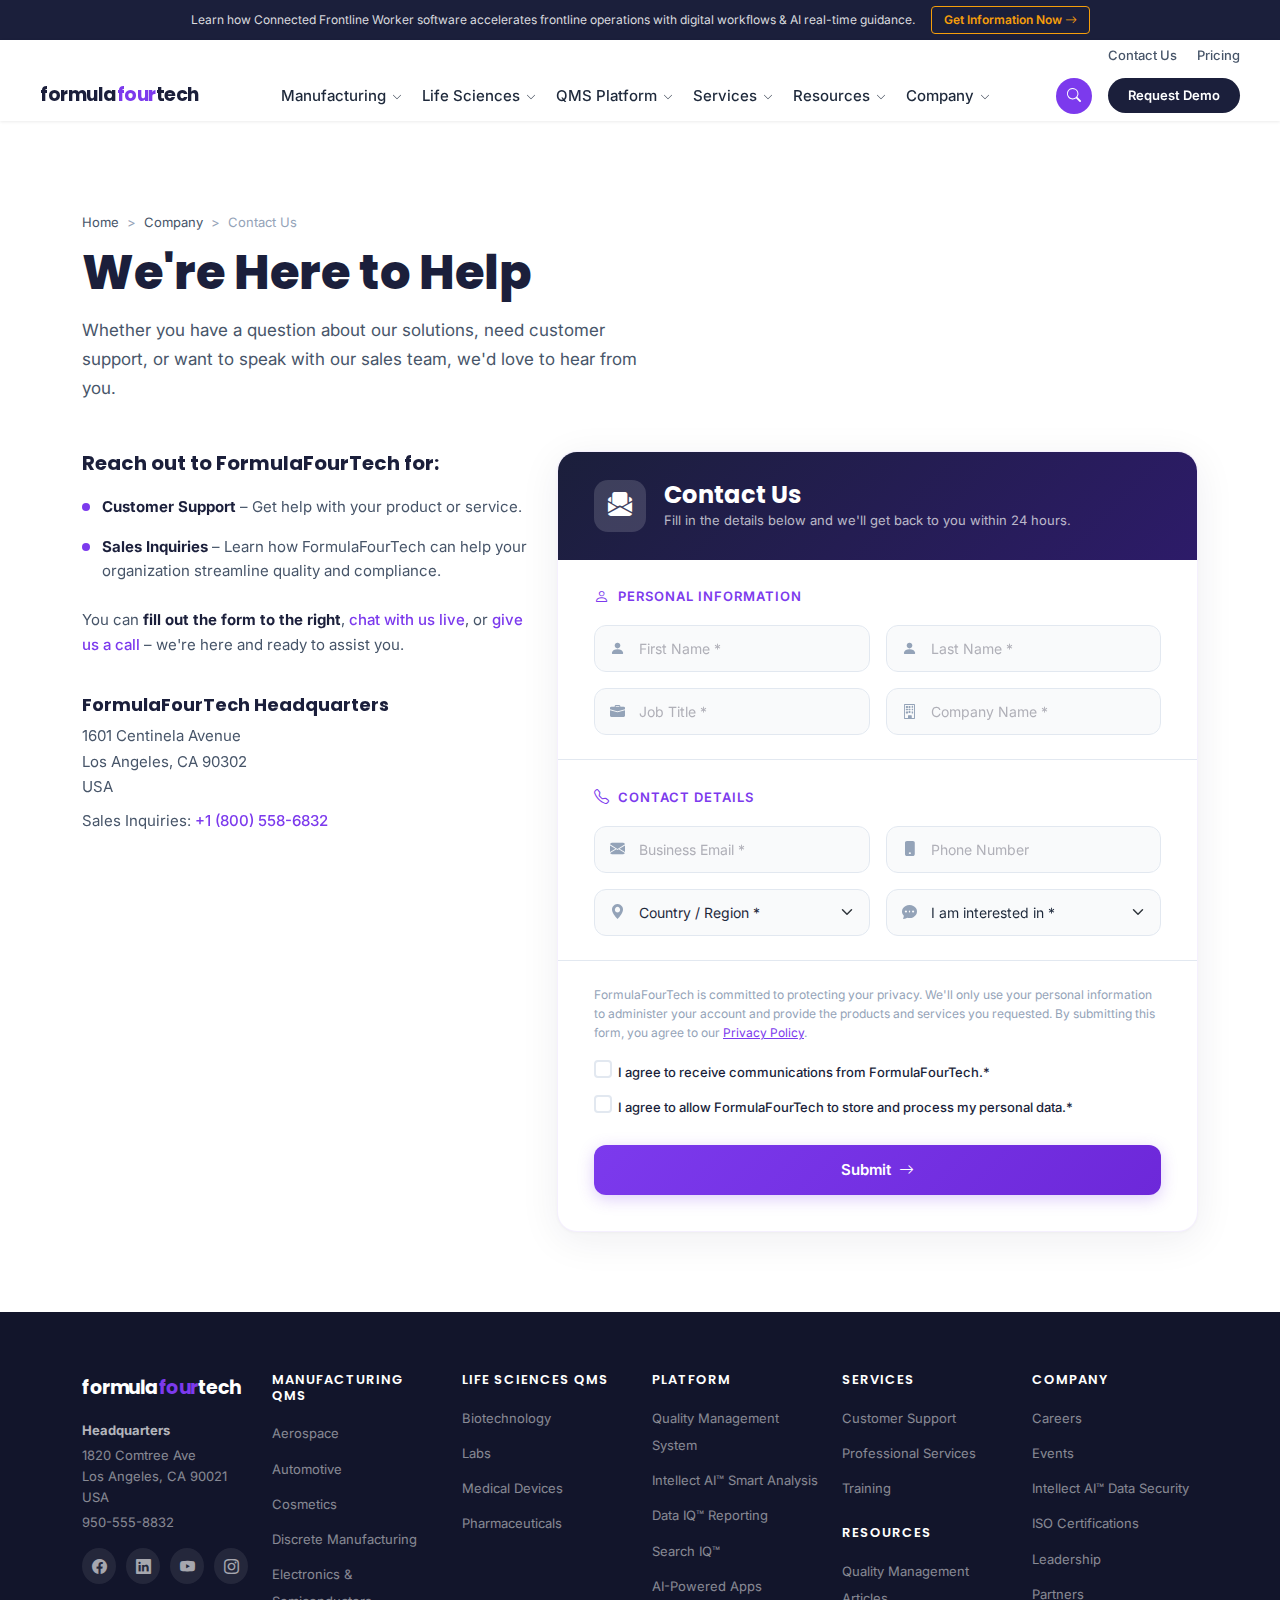
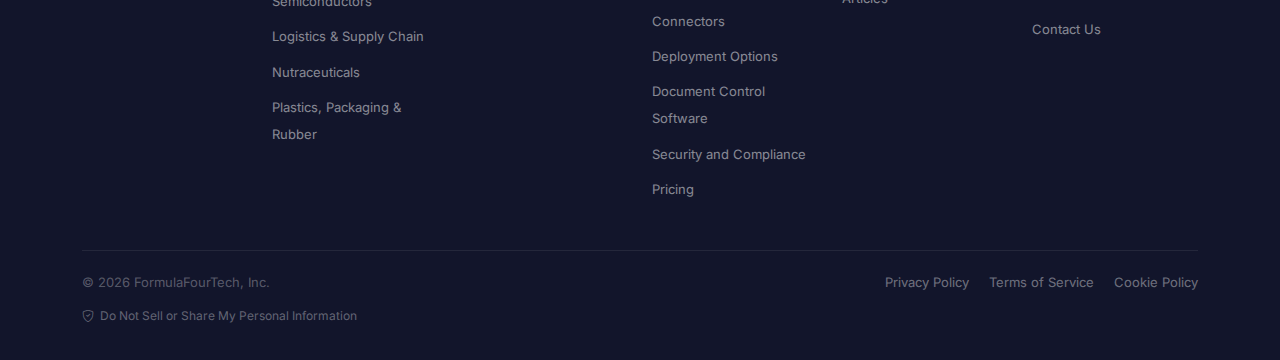
<file: contact.html>
<!DOCTYPE html>
<html lang="en">
<head>
    <meta charset="UTF-8">
    <meta name="viewport" content="width=device-width, initial-scale=1.0">
    <title>Contact Us | FormulaFourTech</title>
    <link href="https://cdn.jsdelivr.net/npm/bootstrap@5.3.3/dist/css/bootstrap.min.css" rel="stylesheet">
    <link href="https://fonts.googleapis.com/css2?family=Poppins:wght@300;400;500;600;700;800&family=Inter:wght@300;400;500;600;700&display=swap" rel="stylesheet">
    <link rel="stylesheet" href="https://cdn.jsdelivr.net/npm/bootstrap-icons@1.11.3/font/bootstrap-icons.min.css">
    <link rel="stylesheet" href="css/styles.css">
</head>
<body>

    <!-- Announcement Bar -->
    <div class="announcement-bar">
        <div class="container d-flex align-items-center justify-content-center gap-3">
            <span class="announcement-text">Learn how Connected Frontline Worker software accelerates frontline operations with digital workflows & AI real-time guidance.</span>
            <a href="#" class="announcement-cta">Get Information Now <i class="bi bi-arrow-right"></i></a>
        </div>
    </div>

    <!-- Navigation -->
    <nav class="navbar navbar-expand-lg sticky-top">
        <div class="container">
            <div class="nav-top-row">
                <div class="nav-top-links">
                    <a href="contact.html">Contact Us</a>
                    <a href="#">Pricing</a>
                </div>
            </div>
            <div class="nav-main-row">
                <a class="navbar-brand" href="index.html">
                    <div class="brand-logo">
                        <span class="brand-text">formula<span class="brand-accent">four</span>tech</span>
                    </div>
                </a>
                <button class="navbar-toggler" type="button" data-bs-toggle="collapse" data-bs-target="#navbarNav">
                    <span class="navbar-toggler-icon"></span>
                </button>
                <div class="collapse navbar-collapse" id="navbarNav">
                    <ul class="navbar-nav mx-auto align-items-lg-center">
                    <!-- Manufacturing Mega Menu -->
                    <li class="nav-item mega-dropdown">
                        <a class="nav-link" href="#" role="button">Manufacturing <i class="bi bi-chevron-down small"></i></a>
                        <div class="mega-menu">
                            <div class="mega-menu-inner">
                                <div class="mega-menu-desc">
                                    <p>QMS + CFW built for Manufacturing, configured to business needs.</p>
                                    <a href="services.html" class="mega-link-arrow">Discrete Manufacturing Industries <i class="bi bi-arrow-right"></i></a>
                                    <a href="services.html" class="mega-link-arrow">Manufacturing Overview <i class="bi bi-arrow-right"></i></a>
                                </div>
                                <div class="mega-menu-links">
                                    <div class="mega-menu-col">
                                        <a href="services.html" class="mega-menu-item">Aerospace</a>
                                        <a href="services.html" class="mega-menu-item">Automotive</a>
                                        <a href="services.html" class="mega-menu-item">Cosmetics</a>
                                        <a href="services.html" class="mega-menu-item">Electronics &amp; Semiconductors</a>
                                    </div>
                                    <div class="mega-menu-col">
                                        <a href="services.html" class="mega-menu-item">Logistics &amp; Supply Chain</a>
                                        <a href="services.html" class="mega-menu-item">Nutraceuticals</a>
                                        <a href="services.html" class="mega-menu-item">Plastics &amp; Rubber</a>
                                    </div>
                                </div>
                            </div>
                            <div class="mega-menu-tabs">
                                <a href="services.html" class="mega-tab">Connected Frontline Worker Platform</a>
                            </div>
                        </div>
                    </li>
                    <!-- Life Sciences Mega Menu -->
                    <li class="nav-item mega-dropdown">
                        <a class="nav-link" href="#" role="button">Life Sciences <i class="bi bi-chevron-down small"></i></a>
                        <div class="mega-menu">
                            <div class="mega-menu-inner">
                                <div class="mega-menu-desc">
                                    <p>QMS designed for Life Sciences, customized for your business.</p>
                                    <a href="services.html" class="mega-link-arrow">Life Sciences Overview <i class="bi bi-arrow-right"></i></a>
                                </div>
                                <div class="mega-menu-links">
                                    <div class="mega-menu-col">
                                        <a href="services.html" class="mega-menu-item">Biotechnology</a>
                                        <a href="services.html" class="mega-menu-item">Labs</a>
                                    </div>
                                    <div class="mega-menu-col">
                                        <a href="services.html" class="mega-menu-item">Medical Devices</a>
                                        <a href="services.html" class="mega-menu-item">Pharmaceuticals</a>
                                    </div>
                                </div>
                            </div>
                        </div>
                    </li>
                    <!-- QMS Platform Mega Menu -->
                    <li class="nav-item mega-dropdown">
                        <a class="nav-link" href="#" role="button">QMS Platform <i class="bi bi-chevron-down small"></i></a>
                        <div class="mega-menu">
                            <div class="mega-menu-inner">
                                <div class="mega-menu-desc">
                                    <p>Meet the adaptable quality platform with built-in AI assist.</p>
                                    <p class="mega-tagline"><span class="text-purple">Built Smarter.</span> <span class="text-purple">AI-driven Quality.</span></p>
                                </div>
                                <div class="mega-menu-links">
                                    <div class="mega-menu-col">
                                        <a href="services.html" class="mega-menu-item">Quality Management System</a>
                                        <a href="services.html" class="mega-menu-item">Intellect AI&#8482; Smart Analysis</a>
                                    </div>
                                    <div class="mega-menu-col">
                                        <a href="services.html" class="mega-menu-item">Intellect Data IQ&#8482; Reporting</a>
                                        <a href="services.html" class="mega-menu-item">Intellect Search IQ&#8482;</a>
                                    </div>
                                </div>
                            </div>
                            <div class="mega-menu-tabs">
                                <a href="services.html" class="mega-tab">AI-Powered Apps</a>
                                <a href="services.html" class="mega-tab">Connectors</a>
                                <a href="services.html" class="mega-tab">Deployment Options</a>
                                <a href="services.html" class="mega-tab">Document Control Software</a>
                                <a href="services.html" class="mega-tab">ISO Certifications</a>
                                <a href="services.html" class="mega-tab">Security and Compliance</a>
                            </div>
                        </div>
                    </li>
                    <!-- Services Mega Menu -->
                    <li class="nav-item mega-dropdown">
                        <a class="nav-link" href="#" role="button">Services <i class="bi bi-chevron-down small"></i></a>
                        <div class="mega-menu">
                            <div class="mega-menu-inner">
                                <div class="mega-menu-desc">
                                    <p>Intellect services are a strategic extension of your team.</p>
                                    <a href="services.html" class="mega-link-arrow">Services Overview <i class="bi bi-arrow-right"></i></a>
                                </div>
                                <div class="mega-menu-links">
                                    <div class="mega-menu-col">
                                        <a href="services.html" class="mega-menu-item">Customer Support</a>
                                        <a href="services.html" class="mega-menu-item">Professional Services</a>
                                    </div>
                                    <div class="mega-menu-col">
                                        <a href="services.html" class="mega-menu-item">Training</a>
                                    </div>
                                </div>
                            </div>
                        </div>
                    </li>
                    <!-- Resources Mega Menu -->
                    <li class="nav-item mega-dropdown">
                        <a class="nav-link" href="#" role="button">Resources <i class="bi bi-chevron-down small"></i></a>
                        <div class="mega-menu">
                            <div class="mega-menu-inner">
                                <div class="mega-menu-desc">
                                    <p>An Intellectual never stops learning.</p>
                                    <a href="#" class="mega-link-arrow">All Resources <i class="bi bi-arrow-right"></i></a>
                                    <a href="#" class="mega-link-arrow">Quality Management Articles <i class="bi bi-arrow-right"></i></a>
                                </div>
                                <div class="mega-menu-links">
                                    <div class="mega-menu-col">
                                        <a href="#" class="mega-menu-item">Buyer's Guide</a>
                                        <a href="#" class="mega-menu-item">Customer Stories</a>
                                        <a href="#" class="mega-menu-item">Data Sheets</a>
                                        <a href="#" class="mega-menu-item">eBooks</a>
                                        <a href="#" class="mega-menu-item">Infographics</a>
                                    </div>
                                    <div class="mega-menu-col">
                                        <a href="#" class="mega-menu-item">On-Demand Webinars</a>
                                        <a href="#" class="mega-menu-item">ROI Calculator</a>
                                        <a href="#" class="mega-menu-item">White Papers</a>
                                        <a href="#" class="mega-menu-item">Videos</a>
                                    </div>
                                </div>
                            </div>
                        </div>
                    </li>
                    <!-- Company Mega Menu -->
                    <li class="nav-item mega-dropdown">
                        <a class="nav-link" href="#" role="button">Company <i class="bi bi-chevron-down small"></i></a>
                        <div class="mega-menu">
                            <div class="mega-menu-inner">
                                <div class="mega-menu-desc">
                                    <p>We've been adapting to support the QMS needs of our customers since day one. We'll never stop.</p>
                                    <a href="about.html" class="mega-link-arrow">Company Overview <i class="bi bi-arrow-right"></i></a>
                                </div>
                                <div class="mega-menu-links">
                                    <div class="mega-menu-col">
                                        <a href="careers.html" class="mega-menu-item">Careers</a>
                                        <a href="#" class="mega-menu-item">Events</a>
                                        <a href="#" class="mega-menu-item">Intellect AI&#8482; Data Security</a>
                                        <a href="#" class="mega-menu-item">ISO Certifications</a>
                                    </div>
                                    <div class="mega-menu-col">
                                        <a href="about.html" class="mega-menu-item">Leadership</a>
                                        <a href="#" class="mega-menu-item">News</a>
                                        <a href="#" class="mega-menu-item">Press Releases</a>
                                        <a href="#" class="mega-menu-item">Partners</a>
                                    </div>
                                </div>
                            </div>
                        </div>
                    </li>
                </ul>
                <div class="nav-actions d-flex align-items-center gap-3">
                    <button class="btn-search" type="button"><i class="bi bi-search"></i></button>
                    <a href="contact.html" class="btn btn-request-demo">Request Demo</a>
                </div>
                <div class="nav-mobile-links d-lg-none">
                    <a href="contact.html"><i class="bi bi-envelope"></i> Contact Us</a>
                    <a href="#"><i class="bi bi-tag"></i> Pricing</a>
                </div>
            </div> <!-- /navbar-collapse -->
            </div> <!-- /nav-main-row -->
        </div> <!-- /container -->
    </nav>

    <!-- Search Overlay -->
    <div class="search-overlay" id="searchOverlay">
        <div class="container">
            <div class="search-overlay-inner">
                <div class="search-overlay-input-wrap">
                    <i class="bi bi-search search-overlay-icon"></i>
                    <input type="text" class="search-overlay-input" placeholder="Search FormulaFourTech.com" id="searchInput" autocomplete="off">
                </div>
                <button class="search-overlay-submit" type="button" id="searchSubmit"><i class="bi bi-arrow-right"></i></button>
                <button class="search-overlay-close" type="button" id="searchClose"><i class="bi bi-x-lg"></i></button>
            </div>
        </div>
    </div>

    <!-- Breadcrumb -->
    <section class="contact-breadcrumb">
        <div class="container">
            <nav aria-label="breadcrumb">
                <ol class="breadcrumb mb-0">
                    <li class="breadcrumb-item"><a href="index.html">Home</a></li>
                    <li class="breadcrumb-item"><a href="#">Company</a></li>
                    <li class="breadcrumb-item active" aria-current="page">Contact Us</li>
                </ol>
            </nav>
        </div>
    </section>

    <!-- Contact Hero -->
    <section class="contact-hero-section">
        <div class="container">
            <h1 class="contact-hero-title">We're Here to Help</h1>
            <p class="contact-hero-desc">Whether you have a question about our solutions, need customer support, or want to speak with our sales team, we'd love to hear from you.</p>
        </div>
    </section>

    <!-- Contact Main -->
    <section class="contact-main-section">
        <div class="container">
            <div class="row align-items-start">
                <!-- Left: Info Panel -->
                <div class="col-lg-5">
                    <div class="contact-info-panel">
                        <h4 class="contact-reach-label">Reach out to FormulaFourTech for:</h4>
                        <ul class="contact-reach-list">
                            <li>
                                <span class="contact-reach-bullet"></span>
                                <div><strong>Customer Support</strong> &ndash; Get help with your product or service.</div>
                            </li>
                            <li>
                                <span class="contact-reach-bullet"></span>
                                <div><strong>Sales Inquiries</strong> &ndash; Learn how FormulaFourTech can help your organization streamline quality and compliance.</div>
                            </li>
                        </ul>

                        <p class="contact-reach-text mt-4">You can <strong>fill out the form to the right</strong>, <a href="#">chat with us live</a>, or <a href="tel:+18005586832">give us a call</a> &ndash; we're here and ready to assist you.</p>

                        <div class="contact-hq">
                            <h5 class="contact-hq-label">FormulaFourTech Headquarters</h5>
                            <p class="contact-hq-address">1601 Centinela Avenue<br>Los Angeles, CA 90302<br>USA</p>
                            <p class="contact-hq-sales">Sales Inquiries: <a href="tel:+18005586832">+1 (800) 558-6832</a></p>
                        </div>
                    </div>
                </div>

                <!-- Right: Contact Form -->
                <div class="col-lg-7">
                    <div class="contact-form-card">
                        <!-- Form Header -->
                        <div class="contact-form-header">
                            <div class="contact-form-header-icon">
                                <i class="bi bi-envelope-paper-fill"></i>
                            </div>
                            <div>
                                <h2 class="contact-form-title">Contact Us</h2>
                                <p class="contact-form-subtitle">Fill in the details below and we'll get back to you within 24 hours.</p>
                            </div>
                        </div>

                        <form>
                            <!-- Personal Info Group -->
                            <div class="contact-form-group">
                                <div class="contact-form-group-label"><i class="bi bi-person"></i> Personal Information</div>
                                <div class="row g-3">
                                    <div class="col-md-6">
                                        <div class="contact-input-wrap">
                                            <i class="bi bi-person-fill"></i>
                                            <input type="text" class="form-control" placeholder="First Name *" required>
                                        </div>
                                    </div>
                                    <div class="col-md-6">
                                        <div class="contact-input-wrap">
                                            <i class="bi bi-person-fill"></i>
                                            <input type="text" class="form-control" placeholder="Last Name *" required>
                                        </div>
                                    </div>
                                    <div class="col-md-6">
                                        <div class="contact-input-wrap">
                                            <i class="bi bi-briefcase-fill"></i>
                                            <input type="text" class="form-control" placeholder="Job Title *" required>
                                        </div>
                                    </div>
                                    <div class="col-md-6">
                                        <div class="contact-input-wrap">
                                            <i class="bi bi-building"></i>
                                            <input type="text" class="form-control" placeholder="Company Name *" required>
                                        </div>
                                    </div>
                                </div>
                            </div>

                            <!-- Contact Details Group -->
                            <div class="contact-form-group">
                                <div class="contact-form-group-label"><i class="bi bi-telephone"></i> Contact Details</div>
                                <div class="row g-3">
                                    <div class="col-md-6">
                                        <div class="contact-input-wrap">
                                            <i class="bi bi-envelope-fill"></i>
                                            <input type="email" class="form-control" placeholder="Business Email *" required>
                                        </div>
                                    </div>
                                    <div class="col-md-6">
                                        <div class="contact-input-wrap">
                                            <i class="bi bi-phone-fill"></i>
                                            <input type="tel" class="form-control" placeholder="Phone Number">
                                        </div>
                                    </div>
                                    <div class="col-md-6">
                                        <div class="contact-input-wrap">
                                            <i class="bi bi-geo-alt-fill"></i>
                                            <select class="form-select" required>
                                                <option selected disabled>Country / Region *</option>
                                                <option>United States</option>
                                                <option>United Kingdom</option>
                                                <option>Canada</option>
                                                <option>Germany</option>
                                                <option>France</option>
                                                <option>India</option>
                                                <option>Singapore</option>
                                                <option>Australia</option>
                                                <option>Japan</option>
                                                <option>Other</option>
                                            </select>
                                        </div>
                                    </div>
                                    <div class="col-md-6">
                                        <div class="contact-input-wrap">
                                            <i class="bi bi-chat-dots-fill"></i>
                                            <select class="form-select" required>
                                                <option selected disabled>I am interested in *</option>
                                                <option>QMS Platform</option>
                                                <option>Document Control</option>
                                                <option>CAPA Management</option>
                                                <option>Audit Management</option>
                                                <option>Connected Frontline Worker</option>
                                                <option>AI Analytics</option>
                                                <option>Full Platform Demo</option>
                                                <option>Pricing Information</option>
                                                <option>Partnership</option>
                                            </select>
                                        </div>
                                    </div>
                                </div>
                            </div>

                            <!-- Consent & Submit -->
                            <div class="contact-form-group contact-form-group-last">
                                <div class="contact-consent">
                                    <p class="contact-consent-text">FormulaFourTech is committed to protecting your privacy. We'll only use your personal information to administer your account and provide the products and services you requested. By submitting this form, you agree to our <a href="#">Privacy Policy</a>.</p>
                                    <div class="form-check mt-3">
                                        <input class="form-check-input" type="checkbox" id="contactConsent1">
                                        <label class="form-check-label" for="contactConsent1">I agree to receive communications from FormulaFourTech.*</label>
                                    </div>
                                    <div class="form-check mt-2">
                                        <input class="form-check-input" type="checkbox" id="contactConsent2">
                                        <label class="form-check-label" for="contactConsent2">I agree to allow FormulaFourTech to store and process my personal data.*</label>
                                    </div>
                                </div>
                                <div class="mt-4">
                                    <button type="submit" class="btn btn-contact-submit">
                                        Submit <i class="bi bi-arrow-right ms-2"></i>
                                    </button>
                                </div>
                            </div>
                        </form>
                    </div>
                </div>
            </div>
        </div>
    </section>

    <!-- Footer -->
    <footer class="site-footer">
        <div class="container">
            <div class="row g-4">
                <div class="col-lg-2 col-md-4 col-12">
                    <div class="footer-brand">
                        <div class="brand-logo">
                            <span class="brand-text text-white">formula<span class="brand-accent">four</span>tech</span>
                        </div>
                    </div>
                    <div class="footer-contact-info mt-3">
                        <p><strong>Headquarters</strong></p>
                        <p>1820 Comtree Ave<br>Los Angeles, CA 90021<br>USA</p>
                        <p>950-555-8832</p>
                    </div>
                    <div class="social-links mt-3">
                        <a href="#"><i class="bi bi-facebook"></i></a>
                        <a href="#"><i class="bi bi-linkedin"></i></a>
                        <a href="#"><i class="bi bi-youtube"></i></a>
                        <a href="#"><i class="bi bi-instagram"></i></a>
                    </div>
                </div>
                <div class="col-lg-2 col-md-4 col-6">
                    <h6 class="footer-heading">Manufacturing QMS</h6>
                    <ul class="footer-links">
                        <li><a href="services.html">Aerospace</a></li>
                        <li><a href="services.html">Automotive</a></li>
                        <li><a href="services.html">Cosmetics</a></li>
                        <li><a href="services.html">Discrete Manufacturing</a></li>
                        <li><a href="services.html">Electronics & Semiconductors</a></li>
                        <li><a href="services.html">Logistics & Supply Chain</a></li>
                        <li><a href="services.html">Nutraceuticals</a></li>
                        <li><a href="services.html">Plastics, Packaging & Rubber</a></li>
                    </ul>
                </div>
                <div class="col-lg-2 col-md-4 col-6">
                    <h6 class="footer-heading">Life Sciences QMS</h6>
                    <ul class="footer-links">
                        <li><a href="services.html">Biotechnology</a></li>
                        <li><a href="services.html">Labs</a></li>
                        <li><a href="services.html">Medical Devices</a></li>
                        <li><a href="services.html">Pharmaceuticals</a></li>
                    </ul>
                </div>
                <div class="col-lg-2 col-md-4 col-6">
                    <h6 class="footer-heading">Platform</h6>
                    <ul class="footer-links">
                        <li><a href="services.html">Quality Management System</a></li>
                        <li><a href="services.html">Intellect AI&#8482; Smart Analysis</a></li>
                        <li><a href="services.html">Data IQ&#8482; Reporting</a></li>
                        <li><a href="services.html">Search IQ&#8482;</a></li>
                        <li><a href="services.html">AI-Powered Apps</a></li>
                        <li><a href="services.html">Connectors</a></li>
                        <li><a href="services.html">Deployment Options</a></li>
                        <li><a href="services.html">Document Control Software</a></li>
                        <li><a href="services.html">Security and Compliance</a></li>
                        <li><a href="#">Pricing</a></li>
                    </ul>
                </div>
                <div class="col-lg-2 col-md-4 col-6">
                    <h6 class="footer-heading">Services</h6>
                    <ul class="footer-links">
                        <li><a href="services.html">Customer Support</a></li>
                        <li><a href="services.html">Professional Services</a></li>
                        <li><a href="services.html">Training</a></li>
                    </ul>
                    <h6 class="footer-heading mt-4">Resources</h6>
                    <ul class="footer-links">
                        <li><a href="#">Quality Management Articles</a></li>
                    </ul>
                </div>
                <div class="col-lg-2 col-md-4 col-6">
                    <h6 class="footer-heading">Company</h6>
                    <ul class="footer-links">
                        <li><a href="careers.html">Careers</a></li>
                        <li><a href="#">Events</a></li>
                        <li><a href="#">Intellect AI&#8482; Data Security</a></li>
                        <li><a href="#">ISO Certifications</a></li>
                        <li><a href="about.html">Leadership</a></li>
                        <li><a href="#">Partners</a></li>
                        <li><a href="contact.html">Contact Us</a></li>
                    </ul>
                </div>
            </div>
            <div class="footer-bottom">
                <div class="d-flex flex-wrap justify-content-between align-items-center">
                    <p>&copy; 2026 FormulaFourTech, Inc.</p>
                    <div class="footer-bottom-links">
                        <a href="#">Privacy Policy</a>
                        <a href="#">Terms of Service</a>
                        <a href="#">Cookie Policy</a>
                    </div>
                </div>
                <div class="footer-ccpa mt-2">
                    <a href="#"><i class="bi bi-shield-check"></i> Do Not Sell or Share My Personal Information</a>
                </div>
            </div>
        </div>
    </footer>

    <script src="https://cdn.jsdelivr.net/npm/bootstrap@5.3.3/dist/js/bootstrap.bundle.min.js"></script>
    <script src="js/main.js"></script>
</body>
</html>
</file>
<file: css/styles.css>
/* =============================================
   FormulaFourTech - Styles
   Primary Purple: #7C3AED | Navy: #1B1F3B
   Pages: index.html, contact.html
   ============================================= */

/* ---------- Variables ---------- */
:root {
    --purple: #7C3AED;
    --purple-dark: #6D28D9;
    --purple-light: #A78BFA;
    --navy: #1B1F3B;
    --navy-light: #2D325A;
    --dark-bg: #12152B;
    --text-dark: #1E293B;
    --text-body: #475569;
    --text-light: #94A3B8;
    --border-color: #E2E8F0;
    --bg-light: #F8FAFC;
    --bg-gray: #F1F5F9;
    --white: #FFFFFF;
    --shadow-sm: 0 1px 3px rgba(0,0,0,0.08);
    --shadow: 0 4px 16px rgba(0,0,0,0.08);
    --shadow-lg: 0 8px 30px rgba(0,0,0,0.12);
    --radius: 16px;
    --radius-sm: 8px;
    --radius-lg: 24px;
    --transition: all 0.3s ease;
}

/* ---------- Base ---------- */
*, *::before, *::after { margin: 0; padding: 0; box-sizing: border-box; }
body { overflow-x: clip; max-width: 100vw; }
body { font-family: 'Inter', sans-serif; color: var(--text-body); line-height: 1.7; background: var(--white); }
h1, h2, h3, h4 { font-family: 'Poppins', sans-serif; color: var(--navy); line-height: 1.2; }
a { text-decoration: none; transition: var(--transition); }

/* ---------- Utility ---------- */
.text-purple { color: var(--purple) !important; }
.section-heading { font-family: 'Poppins', sans-serif; font-size: 34px; font-weight: 700; color: var(--navy); margin-bottom: 16px; line-height: 1.3; }

/* ---------- Announcement Bar ---------- */
.announcement-bar { background: var(--navy); padding: 6px 0; font-size: 12px; color: rgba(255,255,255,0.9); }
.announcement-tag { background: var(--purple); color: var(--white); padding: 3px 12px; border-radius: 4px; font-weight: 600; font-size: 11px; text-transform: uppercase; letter-spacing: 0.5px; }
.announcement-text { font-size: 12px; color: rgba(255,255,255,0.85); white-space: nowrap; overflow: hidden; text-overflow: ellipsis; }
.announcement-cta { color: #F59E0B; font-weight: 600; font-size: 12px; border: 1px solid #F59E0B; padding: 3px 12px; border-radius: 4px; white-space: nowrap; flex-shrink: 0; }
.announcement-cta:hover { background: #F59E0B; color: var(--navy); }

/* ---------- Navigation ---------- */
.navbar { background: var(--white); padding: 0; box-shadow: var(--shadow-sm); z-index: 1000; }
.navbar > .container { flex-wrap: wrap; max-width: 1400px; padding-left: 40px; padding-right: 40px; }

.nav-top-row { width: 100%; display: flex; justify-content: flex-end; padding: 4px 0; }
.nav-top-links { display: flex; gap: 20px; }
.nav-top-links a { font-size: 13px; font-weight: 500; color: var(--text-body); }
.nav-top-links a:hover { color: var(--purple); }

.nav-main-row { display: flex; align-items: center; flex-wrap: nowrap; padding: 4px 0; width: 100%; justify-content: space-between; }
.nav-main-row .navbar-collapse { flex-basis: auto; flex-grow: 1; }

.brand-logo { display: flex; align-items: center; gap: 8px; flex-shrink: 0; }
.brand-icon { font-size: 22px; color: var(--purple); }
.brand-text { font-family: 'Poppins', sans-serif; font-size: 19px; font-weight: 700; color: var(--navy); letter-spacing: -0.5px; }
.brand-accent { color: var(--purple); }

.navbar .nav-link { font-family: 'Inter', sans-serif; font-size: 15px; font-weight: 500; color: var(--text-dark); padding: 8px 10px !important; }
.navbar .nav-link:hover { color: var(--purple); }
.navbar .nav-link .small { font-size: 10px; margin-left: 2px; }

/* ---------- Mega Menu ---------- */
.mega-dropdown { position: static; }
.mega-dropdown > .nav-link { position: relative; }
.mega-dropdown > .nav-link::after { content: ''; position: absolute; bottom: 0; left: 50%; transform: translateX(-50%) scaleX(0); width: 60%; height: 3px; background: var(--purple); border-radius: 2px; transition: transform 0.3s ease; }
.mega-dropdown:hover > .nav-link::after, .mega-dropdown.active > .nav-link::after { transform: translateX(-50%) scaleX(1); }
.mega-dropdown:hover > .nav-link { color: var(--navy) !important; }

.mega-menu { position: absolute; top: 100%; left: 0; width: 100%; background: var(--white); border-top: 1px solid var(--border-color); box-shadow: 0 8px 30px rgba(0,0,0,0.1); opacity: 0; visibility: hidden; transform: translateY(10px); transition: all 0.25s ease; z-index: 1000; border-radius: 0 0 12px 12px; }
.mega-dropdown:hover > .mega-menu { opacity: 1; visibility: visible; transform: translateY(0); }
.mega-menu-inner { display: flex; padding: 32px 48px; gap: 48px; max-width: 1140px; margin: 0 auto; }
.mega-menu-desc { flex: 0 0 280px; max-width: 280px; }
.mega-menu-desc > p { font-size: 15px; color: var(--text-body); line-height: 1.6; margin-bottom: 20px; }
.mega-link-arrow { display: flex; align-items: center; gap: 8px; font-size: 14px; font-weight: 600; color: var(--purple); margin-bottom: 8px; }
.mega-link-arrow:hover { color: var(--purple-dark); gap: 12px; }
.mega-link-arrow i { font-size: 12px; transition: var(--transition); }
.mega-tagline { font-family: 'Poppins', sans-serif; font-size: 16px; font-weight: 600; line-height: 1.5; }
.mega-menu-links { flex: 1; display: flex; gap: 40px; }
.mega-menu-col { flex: 1; display: flex; flex-direction: column; gap: 4px; }
.mega-menu-item { font-size: 15px; font-weight: 600; color: var(--navy); padding: 8px 0; display: block; transition: var(--transition); }
.mega-menu-item:hover { color: var(--purple); padding-left: 4px; }
.mega-menu-tabs { display: flex; flex-wrap: wrap; gap: 0; background: #EEF8F6; padding: 12px 48px; border-radius: 0 0 12px 12px; }
.mega-tab { font-size: 13px; font-weight: 500; color: var(--text-body); padding: 8px 20px; border-radius: 20px; transition: var(--transition); white-space: nowrap; }
.mega-tab:hover { color: var(--purple); background: rgba(124,58,237,0.08); }

/* Nav Mobile Links (visible only on mobile inside hamburger) */
.nav-mobile-links { display: none; }

/* Nav Buttons */
.btn-search { width: 36px; height: 36px; border-radius: 50%; border: none; background: var(--purple); color: var(--white); display: flex; align-items: center; justify-content: center; font-size: 14px; cursor: pointer; transition: var(--transition); }
.btn-search:hover { background: var(--purple-dark); }
.btn-request-demo { background: var(--navy); color: var(--white); border: none; border-radius: 30px; padding: 8px 20px; font-family: 'Inter', sans-serif; font-size: 13px; font-weight: 600; transition: var(--transition); }
.btn-request-demo:hover { background: var(--navy-light); color: var(--white); transform: translateY(-1px); }

/* ---------- Search Overlay ---------- */
.search-overlay { position: relative; z-index: 999; background: var(--white); box-shadow: 0 4px 20px rgba(27,31,59,0.08); max-height: 0; overflow: hidden; opacity: 0; transition: max-height 0.35s cubic-bezier(0.4,0,0.2,1), opacity 0.3s ease; }
.search-overlay.active { max-height: 80px; opacity: 1; }
.search-overlay-inner { display: flex; align-items: center; gap: 10px; padding: 12px 0; }
.search-overlay-input-wrap { flex: 1; position: relative; display: flex; align-items: center; }
.search-overlay-icon { position: absolute; left: 16px; font-size: 15px; color: var(--text-light); pointer-events: none; z-index: 2; }
.search-overlay-input { width: 100%; border: 1.5px solid var(--border-color); border-radius: 50px; padding: 10px 20px 10px 42px; font-family: 'Inter', sans-serif; font-size: 14px; color: var(--text-dark); background: #f9fafb; outline: none; transition: var(--transition); }
.search-overlay-input:focus { border-color: var(--purple); box-shadow: 0 0 0 3px rgba(124,58,237,0.08); background: var(--white); }
.search-overlay-input::placeholder { color: #b0b0b8; }
.search-overlay-submit { width: 38px; height: 38px; min-width: 38px; border-radius: 50%; border: 2px solid var(--purple); background: var(--purple); color: var(--white); display: flex; align-items: center; justify-content: center; font-size: 15px; cursor: pointer; transition: var(--transition); }
.search-overlay-submit:hover { background: var(--purple-dark); border-color: var(--purple-dark); }
.search-overlay-close { width: 36px; height: 36px; min-width: 36px; border-radius: 50%; border: none; background: transparent; color: var(--text-light); display: flex; align-items: center; justify-content: center; font-size: 16px; cursor: pointer; transition: var(--transition); }
.search-overlay-close:hover { color: var(--navy); background: rgba(27,31,59,0.06); }

/* ---------- Hero Section ---------- */
.hero-section { position: relative; padding: 80px 0 40px; background-image: url('../images/bg-hero.png'); background-size: cover; background-position: end; background-repeat: no-repeat; min-height: 520px; display: flex; flex-direction: column; justify-content: center; overflow: hidden; }
.hero-bg-overlay { position: absolute; top: 0; left: 0; width: 100%; height: 100%; background: linear-gradient(to right, rgba(27,31,59,0.88) 0%, rgba(27,31,59,0.75) 35%, rgba(27,31,59,0.4) 60%, rgba(27,31,59,0.15) 100%); z-index: 1; }
.hero-section .container { position: relative; z-index: 2; }
.hero-content { max-width: 560px; padding: 20px 0; }
.hero-pretext { font-size: 20px; font-weight: 400; color: rgba(255,255,255,0.8); margin-bottom: 0; }
.hero-title { font-size: 58px; font-weight: 800; margin-bottom: 0; line-height: 1.05; }
.hero-bold-purple { color: var(--white); font-weight: 800; }
.hero-bold-navy { color: var(--purple-light); font-weight: 800; }
.hero-regular-navy { color: rgba(255,255,255,0.7); font-weight: 300; }
.hero-title-line2 { font-size: 58px; font-weight: 800; color: var(--white); margin-bottom: 16px; line-height: 1.05; }
.hero-subtitle { font-family: 'Poppins', sans-serif; font-size: 16px; font-weight: 700; color: var(--white); margin-bottom: 16px; line-height: 1.5; }
.hero-desc { font-size: 14px; color: rgba(255,255,255,0.75); margin-bottom: 28px; max-width: 480px; line-height: 1.8; }
.hero-cta { display: flex; gap: 12px; flex-wrap: wrap; }
.btn-hero-primary { background: var(--white); color: var(--navy); border: none; border-radius: 30px; padding: 12px 28px; font-family: 'Inter', sans-serif; font-size: 14px; font-weight: 600; transition: var(--transition); }
.btn-hero-primary:hover { background: var(--purple-light); color: var(--navy); transform: translateY(-1px); }
.btn-hero-secondary { border: 2px solid rgba(255,255,255,0.6); color: var(--white); background: transparent; border-radius: 30px; padding: 10px 28px; font-family: 'Inter', sans-serif; font-size: 14px; font-weight: 600; transition: var(--transition); }
.btn-hero-secondary:hover { background: var(--white); color: var(--navy); border-color: var(--white); }
.hero-banner-container { position: relative; z-index: 2; margin-top: 24px; }

/* Featured Banner */
.featured-banner { background: var(--white); border: 1px solid var(--border-color); border-radius: 60px; padding: 14px 28px; display: flex; align-items: center; gap: 16px; flex-wrap: wrap; box-shadow: var(--shadow-sm); }
.featured-badge { background: linear-gradient(135deg, #EDE9FE, #DDD6FE); color: var(--purple); font-size: 12px; font-weight: 600; padding: 6px 16px; border-radius: 20px; white-space: nowrap; display: flex; align-items: center; gap: 6px; }
.featured-badge i { font-size: 11px; }
.featured-text { font-size: 13px; color: var(--text-body); flex: 1; line-height: 1.5; }
.featured-text strong { color: var(--navy); }
.featured-link { font-size: 13px; font-weight: 600; color: var(--purple); white-space: nowrap; display: flex; align-items: center; gap: 6px; }
.featured-link:hover { color: var(--purple-dark); gap: 10px; }

/* ---------- Advocates Section ---------- */
.advocates-section { padding: 80px 0 70px; background: var(--white); position: relative; overflow: hidden; }
.advocates-header { text-align: center; margin-bottom: 40px; }
.advocates-label { display: inline-flex; align-items: center; gap: 6px; font-size: 13px; font-weight: 600; color: var(--purple); text-transform: uppercase; letter-spacing: 1.5px; margin-bottom: 12px; background: rgba(124,58,237,0.08); padding: 6px 16px; border-radius: 20px; }
.advocates-label i { font-size: 14px; }
.advocates-header .section-heading { margin-bottom: 12px; font-size: 32px; }
.advocates-subtitle { font-size: 15px; color: var(--text-light); max-width: 500px; margin: 0 auto; line-height: 1.6; }
.advocate-carousel { max-width: 820px; margin: 0 auto; position: relative; }
.advocate-slides-wrapper { position: relative; overflow: hidden; }
.advocate-slide { opacity: 0; visibility: hidden; height: 0; overflow: hidden; transition: opacity 0.6s ease, transform 0.6s ease; transform: translateY(10px); }
.advocate-slide.active { opacity: 1; visibility: visible; height: auto; overflow: visible; transform: translateY(0); }
.advocate-card { display: flex; gap: 0; background: var(--white); border-radius: 20px; box-shadow: 0 8px 40px rgba(27,31,59,0.08), 0 1px 3px rgba(0,0,0,0.04); overflow: hidden; border: 1px solid rgba(124,58,237,0.06); }
.advocate-card-left { flex: 0 0 220px; background: linear-gradient(160deg, var(--navy) 0%, #2d1b69 100%); display: flex; flex-direction: column; align-items: center; justify-content: center; padding: 40px 30px; gap: 16px; }
.advocate-avatar { width: 80px; height: 80px; border-radius: 50%; background: rgba(255,255,255,0.15); border: 2px solid rgba(255,255,255,0.25); display: flex; align-items: center; justify-content: center; }
.advocate-avatar-initials { font-family: 'Poppins', sans-serif; font-size: 24px; font-weight: 700; color: #fff; letter-spacing: 1px; }
.advocate-company-badge { font-family: 'Poppins', sans-serif; font-size: 13px; font-weight: 700; color: #fff; letter-spacing: 3px; text-transform: uppercase; opacity: 0.85; }
.advocate-rating { display: flex; gap: 3px; }
.advocate-rating i { font-size: 13px; color: #fbbf24; }
.advocate-card-right { flex: 1; padding: 40px 40px 36px; display: flex; flex-direction: column; justify-content: center; position: relative; }
.advocate-quote-icon { font-size: 48px; color: var(--purple); opacity: 0.15; line-height: 1; position: absolute; top: 24px; left: 36px; }
.advocate-quote { font-size: 17px; color: var(--text-body); line-height: 1.75; border: none; padding: 0; margin: 0 0 24px; font-style: normal; font-weight: 400; position: relative; z-index: 1; }
.advocate-author { padding-top: 16px; border-top: 1px solid var(--border-color); }
.advocate-author strong { display: block; font-family: 'Poppins', sans-serif; font-size: 15px; font-weight: 600; color: var(--navy); margin-bottom: 2px; }
.advocate-author span { font-size: 13px; color: var(--text-light); line-height: 1.5; }
.advocate-controls { margin-top: 32px; }
.advocate-bottom { display: flex; align-items: center; justify-content: space-between; margin-top: 16px; }
.advocate-dots { display: flex; gap: 8px; align-items: center; }
.advocate-dot { width: 10px; height: 10px; border-radius: 50%; background: rgba(27,31,59,0.15); border: none; padding: 0; cursor: pointer; transition: var(--transition); }
.advocate-dot.active { background: var(--purple); width: 28px; border-radius: 5px; }
.advocate-arrows { display: flex; gap: 8px; }
.advocate-nav-btn { width: 42px; height: 42px; border-radius: 12px; border: 1.5px solid var(--border-color); background: var(--white); display: flex; align-items: center; justify-content: center; cursor: pointer; transition: var(--transition); color: var(--navy); font-size: 15px; }
.advocate-nav-btn:hover { border-color: var(--purple); color: var(--purple); background: rgba(124,58,237,0.04); }
.advocate-progress { width: 100%; height: 3px; background: rgba(27,31,59,0.08); border-radius: 3px; overflow: hidden; }
.advocate-progress-bar { height: 100%; background: linear-gradient(90deg, var(--purple), #a78bfa); width: 0%; border-radius: 3px; animation: advocateProgress 4s linear forwards; }
@keyframes advocateProgress { from { width: 0%; } to { width: 100%; } }

/* ---------- Quality Features Section ---------- */
.quality-section { padding: 80px 0; background: linear-gradient(180deg, #faf5ff 0%, #fef2f8 30%, #f8f0ff 100%); }
.quality-desc { font-size: 14px; color: var(--text-body); line-height: 1.8; margin: 16px 0 24px; }
.btn-learn-more { background: transparent; border: 2px solid var(--purple); color: var(--purple); border-radius: 30px; padding: 10px 24px; font-size: 13px; font-weight: 600; display: inline-flex; align-items: center; gap: 8px; transition: var(--transition); }
.btn-learn-more:hover { background: var(--purple); color: var(--white); }
.quality-feature-card { background: var(--white); border: 1px solid var(--border-color); border-radius: var(--radius); padding: 24px 20px; transition: var(--transition); height: 100%; }
.quality-feature-card:hover { box-shadow: var(--shadow); border-color: var(--purple-light); transform: translateY(-2px); }
.quality-feature-title { font-family: 'Poppins', sans-serif; font-size: 17px; font-weight: 700; color: var(--navy); margin-bottom: 8px; }
.quality-feature-card p { font-size: 13px; color: var(--text-body); line-height: 1.6; margin-bottom: 12px; }
.quality-feature-link { font-size: 13px; font-weight: 600; color: var(--purple); display: inline-flex; align-items: center; gap: 6px; }
.quality-feature-link:hover { color: var(--purple-dark); gap: 10px; }

/* ---------- Comparison Section ---------- */
.comparison-section { padding: 80px 0; background: var(--white); }
.comparison-table-wrapper { overflow-x: auto; border-radius: var(--radius); box-shadow: var(--shadow); -webkit-overflow-scrolling: touch; }
.comparison-table { width: 100%; border-collapse: collapse; background: var(--white); min-width: 700px; }
.comparison-table thead th { padding: 16px 24px; font-family: 'Poppins', sans-serif; font-size: 14px; font-weight: 600; text-align: left; background: var(--bg-light); border-bottom: 2px solid var(--border-color); color: var(--navy); }
.comparison-table thead th.highlight-col { background: var(--purple); color: var(--white); }
.comparison-table tbody td { padding: 14px 24px; font-size: 13px; text-align: left; border-bottom: 1px solid var(--border-color); color: var(--text-body); vertical-align: top; line-height: 1.6; }
.comparison-table tbody td.feature-label { font-weight: 600; color: var(--navy); }
.comparison-table tbody td.highlight-col { background: #FAF5FF; }
.comparison-table tbody tr:hover { background: var(--bg-light); }
.comparison-table tbody td i { font-size: 20px; }

/* ---------- Industry Section ---------- */
.industry-section { padding: 80px 0 70px; background: linear-gradient(180deg, #faf5ff 0%, #fef2f8 30%, #f8f0ff 100%); }
.industry-main-heading { font-family: 'Poppins', sans-serif; font-size: 40px; font-weight: 800; color: var(--navy); line-height: 1.25; margin-bottom: 0; }
.industry-card { background: var(--white); border: none; border-radius: 20px; padding: 48px 36px 40px; text-align: center; transition: var(--transition); height: 100%; box-shadow: 0 4px 24px rgba(27,31,59,0.06); }
.industry-card:hover { box-shadow: 0 12px 48px rgba(27,31,59,0.1); transform: translateY(-4px); }
.industry-icon-wrap { width: 100px; height: 100px; border-radius: 50%; background: linear-gradient(135deg, #e8f4fd 0%, #dbeafe 100%); display: flex; align-items: center; justify-content: center; margin: 0 auto 24px; }
.industry-icon-wrap i { font-size: 40px; color: var(--navy); }
.industry-card h4 { font-family: 'Poppins', sans-serif; font-size: 22px; font-weight: 700; color: var(--navy); margin-bottom: 12px; }
.industry-card p { font-size: 15px; color: var(--text-body); margin-bottom: 24px; line-height: 1.7; }
.industry-card-link { font-size: 14px; font-weight: 600; color: var(--purple); display: inline-flex; align-items: center; gap: 6px; transition: var(--transition); }
.industry-card-link:hover { color: var(--purple-dark); gap: 10px; }
.industry-bottom-text { font-size: 15px; color: var(--text-body); max-width: 800px; margin: 0 auto 12px; line-height: 1.7; }
.industry-bottom-subtext { font-size: 14px; color: var(--text-light); max-width: 700px; margin: 0 auto; }

/* ---------- Gartner Section ---------- */
.gartner-section { padding: 80px 0; background: var(--white); }
.gartner-quote-card { background: var(--bg-light); border: 1px solid var(--border-color); border-radius: var(--radius-lg); padding: 40px 32px; text-align: center; }
.gartner-logo-placeholder { display: flex; align-items: center; justify-content: center; gap: 8px; margin-bottom: 24px; }
.gartner-logo-placeholder .brand-text { font-size: 18px; }
.gartner-testimonial { font-size: 15px; color: var(--text-body); line-height: 1.7; font-style: italic; border: none; padding: 0; margin: 0; }
.gartner-content { padding-left: 20px; }
.gartner-content-title { font-family: 'Poppins', sans-serif; font-size: 22px; font-weight: 700; color: var(--navy); margin-bottom: 16px; }
.gartner-content p { font-size: 14px; color: var(--text-body); line-height: 1.7; margin-bottom: 12px; }
.gartner-highlight { font-weight: 600; color: var(--purple) !important; font-style: italic; }
.link-arrow { font-size: 14px; font-weight: 600; color: var(--purple); display: inline-flex; align-items: center; gap: 6px; margin-top: 12px; }
.link-arrow:hover { color: var(--purple-dark); gap: 10px; }

/* ---------- Resources Section ---------- */
.resources-section { padding: 80px 0; background: linear-gradient(180deg, #faf5ff 0%, #fef2f8 30%, #f8f0ff 100%); }
.resources-subtitle { font-size: 15px; color: var(--text-body); }
.resource-testimonial-card { background: var(--white); border: 1px solid var(--border-color); border-radius: var(--radius-lg); padding: 28px; height: 100%; display: flex; flex-direction: column; justify-content: space-between; min-height: 380px; }
.resource-type-badge { font-size: 11px; font-weight: 700; text-transform: uppercase; letter-spacing: 1.5px; color: var(--purple); margin-bottom: 8px; display: block; }
.resource-story-title { font-family: 'Poppins', sans-serif; font-size: 20px; font-weight: 700; color: var(--navy); margin-bottom: 20px; }
.resource-story-title i { font-size: 16px; color: var(--purple); }
.resource-person-placeholder { display: flex; align-items: flex-end; gap: 16px; margin-top: auto; background: linear-gradient(135deg, var(--bg-light), var(--bg-gray)); border-radius: var(--radius); padding: 20px; }
.resource-person-placeholder i { font-size: 80px; color: var(--purple-light); opacity: 0.4; }
.resource-person-info strong { display: block; font-size: 15px; font-weight: 600; color: var(--navy); }
.resource-person-info span { font-size: 13px; color: var(--text-light); }
.resource-mini-card { background: var(--white); border: 1px solid var(--border-color); border-radius: var(--radius); padding: 20px; transition: var(--transition); height: 100%; }
.resource-mini-card:hover { box-shadow: var(--shadow); border-color: var(--purple-light); transform: translateY(-2px); }
.resource-mini-card h6 { font-family: 'Poppins', sans-serif; font-size: 14px; font-weight: 600; color: var(--navy); margin: 8px 0 0; line-height: 1.4; }
.resource-mini-card h6 i { font-size: 12px; color: var(--purple); }
.resource-mini-dark { background: var(--navy); }
.resource-mini-dark .resource-type-badge { color: var(--purple-light); }
.resource-mini-dark h6 { color: var(--white); }
.resources-explore-text { font-size: 15px; color: var(--text-body); margin-bottom: 16px; }
.btn-explore-resources { border: 2px solid var(--navy); color: var(--navy); border-radius: 30px; padding: 10px 28px; font-size: 14px; font-weight: 600; transition: var(--transition); }
.btn-explore-resources:hover { background: var(--navy); color: var(--white); }

/* ---------- Expert CTA Section ---------- */
.expert-cta-section { padding: 70px 0; background: var(--white); }
.expert-cta-box { background: var(--white); border: none; border-radius: var(--radius-lg); padding: 50px 48px; box-shadow: 0 8px 40px rgba(0,0,0,0.06); }
.expert-title { font-family: 'Poppins', sans-serif; font-size: 32px; font-weight: 700; color: var(--navy); margin-bottom: 12px; line-height: 1.25; }
.expert-desc { font-size: 15px; color: var(--text-body); margin: 0 0 24px; line-height: 1.7; }
.expert-illustration { position: relative; height: 100px; margin-top: 8px; }
.expert-gear { position: absolute; color: var(--navy); opacity: 0.12; }
.expert-gear-1 { font-size: 56px; left: 30px; top: 0; animation: gearSpin 12s linear infinite; }
.expert-gear-2 { font-size: 40px; left: 72px; top: 32px; color: var(--purple); opacity: 0.18; animation: gearSpin 10s linear infinite reverse; }
.expert-gear-3 { font-size: 28px; left: 0; top: 42px; opacity: 0.1; animation: gearSpin 8s linear infinite; }
.expert-icon-accent { position: absolute; font-size: 22px; color: var(--purple); opacity: 0.2; left: 120px; top: 10px; }
.expert-icon-2 { left: 110px; top: 50px; font-size: 18px; opacity: 0.15; }
@keyframes gearSpin { 0% { transform: rotate(0deg); } 100% { transform: rotate(360deg); } }

.expert-input-group { position: relative; }
.expert-input-group > i { position: absolute; left: 16px; top: 50%; transform: translateY(-50%); font-size: 16px; color: var(--text-light); z-index: 2; pointer-events: none; }
.expert-form .form-control, .expert-form .form-select { border: 1.5px solid var(--border-color); border-radius: 30px; padding: 13px 18px 13px 44px; font-size: 14px; color: var(--text-dark); background: var(--white); transition: var(--transition); height: auto; }
.expert-form .form-select { padding-left: 18px; background-position: right 16px center; }
.expert-form .form-control:focus, .expert-form .form-select:focus { border-color: var(--purple); box-shadow: 0 0 0 3px rgba(124,58,237,0.1); }
.expert-form .form-control::placeholder { color: var(--text-light); }
.btn-expert-submit { width: 100%; background: linear-gradient(135deg, var(--purple) 0%, var(--purple-dark) 100%); color: var(--white); border: none; border-radius: 30px; padding: 14px 48px; font-size: 15px; font-weight: 600; transition: var(--transition); box-shadow: 0 4px 16px rgba(124,58,237,0.3); }
.btn-expert-submit:hover { background: linear-gradient(135deg, var(--purple-dark) 0%, #5B21B6 100%); color: var(--white); transform: translateY(-2px); box-shadow: 0 6px 24px rgba(124,58,237,0.4); }

/* ---------- Trust Badges ---------- */
.trust-badges-section { padding: 40px 0; background: linear-gradient(180deg, #faf5ff 0%, #fef2f8 30%, #f8f0ff 100%); }
.trust-badges-row { display: flex; align-items: center; justify-content: center; gap: 32px; flex-wrap: wrap; }
.trust-badge { display: flex; align-items: center; gap: 10px; padding: 12px 16px; background: var(--bg-light); border: 1px solid var(--border-color); border-radius: var(--radius); transition: var(--transition); }
.trust-badge:hover { box-shadow: var(--shadow); }
.trust-badge-icon { width: 44px; height: 44px; border-radius: 10px; background: linear-gradient(135deg, #EDE9FE, #DDD6FE); display: flex; align-items: center; justify-content: center; }
.trust-badge-icon i { font-size: 20px; color: var(--purple); }
.trust-badge-icon.capterra { background: linear-gradient(135deg, #FEF3C7, #FDE68A); }
.trust-badge-icon.capterra i { color: #D97706; }
.trust-badge-icon.trustpilot { background: linear-gradient(135deg, #DBEAFE, #BFDBFE); }
.trust-badge-icon.trustpilot i { color: #2563EB; }
.trust-badge-icon.getapp { background: linear-gradient(135deg, #D1FAE5, #A7F3D0); }
.trust-badge-icon.getapp i { color: #059669; }
.trust-badge-text small { display: block; font-size: 10px; text-transform: uppercase; letter-spacing: 1px; color: var(--text-light); font-weight: 600; }
.trust-badge-text strong { font-family: 'Poppins', sans-serif; font-size: 13px; color: var(--navy); }

/* ---------- Footer ---------- */
.site-footer { background: var(--dark-bg); padding: 60px 0 32px; }
.footer-contact-info p { font-size: 13px; color: rgba(255,255,255,0.5); margin: 0 0 4px; line-height: 1.6; }
.footer-contact-info p strong { color: rgba(255,255,255,0.7); }
.social-links { display: flex; gap: 10px; }
.social-links a { width: 36px; height: 36px; border-radius: 50%; background: rgba(255,255,255,0.08); display: flex; align-items: center; justify-content: center; color: rgba(255,255,255,0.6); font-size: 15px; transition: var(--transition); }
.social-links a:hover { background: var(--purple); color: var(--white); }
.footer-heading { font-family: 'Poppins', sans-serif; font-size: 13px; font-weight: 600; color: var(--white); text-transform: uppercase; letter-spacing: 1px; margin-bottom: 16px; }
.footer-links { list-style: none; padding: 0; margin: 0; }
.footer-links li { margin-bottom: 8px; }
.footer-links a { font-size: 13px; color: rgba(255,255,255,0.5); }
.footer-links a:hover { color: var(--white); padding-left: 4px; }
.footer-bottom { border-top: 1px solid rgba(255,255,255,0.08); margin-top: 40px; padding-top: 20px; }
.footer-bottom p { font-size: 13px; color: rgba(255,255,255,0.3); margin: 0; }
.footer-bottom-links { display: flex; gap: 20px; flex-wrap: wrap; }
.footer-bottom-links a { font-size: 13px; color: rgba(255,255,255,0.4); }
.footer-bottom-links a:hover { color: var(--white); }
.footer-ccpa a { font-size: 12px; color: rgba(255,255,255,0.35); display: inline-flex; align-items: center; gap: 6px; }
.footer-ccpa a:hover { color: rgba(255,255,255,0.7); }

/* ---------- Contact Page ---------- */
.contact-breadcrumb { padding: 90px 0 0; background: var(--white); }
.contact-breadcrumb .breadcrumb { font-size: 13px; }
.contact-breadcrumb .breadcrumb-item a { color: var(--text-body); }
.contact-breadcrumb .breadcrumb-item a:hover { color: var(--purple); }
.contact-breadcrumb .breadcrumb-item.active { color: var(--text-light); }
.contact-breadcrumb .breadcrumb-item + .breadcrumb-item::before { content: ">"; color: var(--text-light); }

.contact-hero-section { padding: 12px 0 0; background: var(--white); }
.contact-hero-title { font-family: 'Poppins', sans-serif; font-size: 48px; font-weight: 800; color: var(--navy); line-height: 1.15; margin-bottom: 16px; }
.contact-hero-desc { font-size: 17px; color: var(--text-body); line-height: 1.7; margin-bottom: 0; max-width: 560px; }

.contact-main-section { padding: 48px 0 80px; background: var(--white); }
.contact-info-panel { position: sticky; top: 120px; }
.contact-reach-label { font-family: 'Poppins', sans-serif; font-size: 20px; font-weight: 700; color: var(--navy); margin-bottom: 20px; }
.contact-reach-list { list-style: none; padding: 0; margin: 0; }
.contact-reach-list li { display: flex; align-items: flex-start; gap: 12px; margin-bottom: 16px; font-size: 15px; color: var(--text-body); line-height: 1.6; }
.contact-reach-bullet { width: 8px; height: 8px; min-width: 8px; border-radius: 50%; background: var(--purple); margin-top: 8px; }
.contact-reach-list li strong { color: var(--navy); font-weight: 700; }
.contact-reach-text { font-size: 15px; color: var(--text-body); line-height: 1.7; margin: 0; }
.contact-reach-text strong { color: var(--navy); }
.contact-reach-text a { color: var(--purple); font-weight: 500; }
.contact-reach-text a:hover { text-decoration: underline; }

.contact-hq { margin-top: 36px; }
.contact-hq-label { font-family: 'Poppins', sans-serif; font-size: 18px; font-weight: 700; color: var(--navy); margin-bottom: 8px; }
.contact-hq-address { font-size: 15px; color: var(--text-body); line-height: 1.7; margin-bottom: 8px; }
.contact-hq-sales { font-size: 15px; color: var(--text-body); margin: 0; }
.contact-hq-sales a { color: var(--purple); font-weight: 500; }
.contact-hq-sales a:hover { text-decoration: underline; }

/* Contact Form Card */
.contact-form-card { background: var(--white); border-radius: 20px; padding: 0; border: 1px solid rgba(124,58,237,0.08); box-shadow: 0 8px 40px rgba(27,31,59,0.07), 0 1px 3px rgba(0,0,0,0.03); overflow: hidden; }
.contact-form-header { background: linear-gradient(135deg, var(--navy) 0%, #2d1b69 100%); padding: 28px 36px; display: flex; align-items: center; gap: 18px; }
.contact-form-header-icon { width: 52px; height: 52px; min-width: 52px; border-radius: 14px; background: rgba(255,255,255,0.15); display: flex; align-items: center; justify-content: center; }
.contact-form-header-icon i { font-size: 24px; color: #fff; }
.contact-form-title { font-family: 'Poppins', sans-serif; font-size: 24px; font-weight: 700; color: #fff; margin-bottom: 2px; }
.contact-form-subtitle { font-size: 13px; color: rgba(255,255,255,0.7); margin: 0; line-height: 1.5; }
.contact-form-group { padding: 24px 36px 0; border-bottom: 1px solid var(--border-color); padding-bottom: 24px; }
.contact-form-group-last { border-bottom: none; padding-bottom: 36px; }
.contact-form-group-label { font-size: 13px; font-weight: 600; color: var(--purple); text-transform: uppercase; letter-spacing: 1px; margin-bottom: 16px; display: flex; align-items: center; gap: 8px; }
.contact-form-group-label i { font-size: 15px; }
.contact-input-wrap { position: relative; }
.contact-input-wrap > i { position: absolute; left: 16px; top: 50%; transform: translateY(-50%); font-size: 15px; color: var(--text-light); z-index: 2; pointer-events: none; transition: var(--transition); }
.contact-form-card .form-control, .contact-form-card .form-select { border: 1.5px solid var(--border-color); border-radius: 12px; padding: 12px 16px 12px 44px; font-size: 14px; color: var(--text-dark); transition: var(--transition); background-color: #f9fafb; height: auto; }
.contact-form-card .form-select { padding-right: 36px; background-position: right 14px center; }
.contact-form-card .form-control:focus, .contact-form-card .form-select:focus { border-color: var(--purple); box-shadow: 0 0 0 3px rgba(124,58,237,0.1); background-color: var(--white); }
.contact-input-wrap:focus-within > i { color: var(--purple); }
.contact-form-card .form-control::placeholder { color: #b0b0b8; }
.contact-consent-text { font-size: 12px; color: var(--text-light); line-height: 1.6; margin-bottom: 0; }
.contact-consent-text a { color: var(--purple); text-decoration: underline; }
.contact-consent .form-check-label { font-size: 13px; color: var(--navy); font-weight: 500; line-height: 1.5; }
.contact-consent .form-check-input { width: 18px; height: 18px; margin-top: 2px; border: 2px solid var(--border-color); border-radius: 4px; }
.contact-consent .form-check-input:checked { background-color: var(--purple); border-color: var(--purple); }
.btn-contact-submit { background: linear-gradient(135deg, var(--purple) 0%, var(--purple-dark) 100%); color: var(--white); border: none; border-radius: 12px; padding: 14px 40px; font-size: 15px; font-weight: 600; transition: var(--transition); box-shadow: 0 4px 16px rgba(124,58,237,0.25); width: 100%; display: inline-flex; align-items: center; justify-content: center; }
.btn-contact-submit:hover { background: linear-gradient(135deg, var(--purple-dark) 0%, #5B21B6 100%); color: var(--white); transform: translateY(-2px); box-shadow: 0 6px 24px rgba(124,58,237,0.35); }
.btn-contact-submit i { transition: transform 0.3s ease; }
.btn-contact-submit:hover i { transform: translateX(4px); }

/* ============================================
   RESPONSIVE
   ============================================ */

/* ---- Tablet (max-width: 991.98px) ---- */
@media (max-width: 991.98px) {
    .nav-top-row { display: none; }
    .announcement-bar { padding: 8px 0; }
    .announcement-tag { font-size: 10px; padding: 2px 10px; }
    .announcement-text { font-size: 12px; }
    .announcement-cta { display: none; }

    /* Navbar mobile */
    .nav-main-row { padding: 8px 0; flex-wrap: wrap; }
    .nav-main-row .navbar-brand { order: 1; }
    .nav-main-row .navbar-toggler { order: 2; margin-left: auto; }
    .nav-main-row .navbar-collapse { order: 3; width: 100%; }
    .navbar-toggler { border: 1.5px solid var(--border-color); padding: 6px 10px; font-size: 20px; border-radius: 8px; background: transparent; }
    .navbar-toggler:focus { box-shadow: none; border-color: var(--purple); }
    .navbar-collapse { background: var(--white); padding: 16px; border-radius: var(--radius-sm); margin-top: 12px; box-shadow: var(--shadow-lg); max-height: 80vh; overflow-y: auto; border: 1px solid var(--border-color); }
    .navbar .nav-link { padding: 10px 14px !important; border-bottom: 1px solid rgba(0,0,0,0.04); }

    /* Mega menu mobile */
    .mega-dropdown { position: relative; }
    .mega-menu { position: static; opacity: 1; visibility: visible; transform: none; box-shadow: none; border-top: none; display: none; background: var(--bg-light); border-radius: var(--radius-sm); margin-top: 4px; margin-bottom: 8px; }
    .mega-dropdown.mobile-open > .mega-menu { display: block; }
    .mega-menu-inner { flex-direction: column; padding: 16px; gap: 12px; }
    .mega-menu-desc { flex: none; max-width: 100%; }
    .mega-menu-desc > p { font-size: 13px; margin-bottom: 12px; }
    .mega-menu-links { flex-direction: column; gap: 0; }
    .mega-menu-tabs { padding: 8px 16px; flex-wrap: wrap; gap: 4px; }
    .mega-tab { font-size: 12px; padding: 6px 12px; }
    .mega-menu-item { font-size: 14px; padding: 8px 0; }
    .mega-link-arrow { font-size: 13px; padding: 4px 0; }
    .mega-dropdown > .nav-link::after { display: none; }
    .nav-actions { margin-top: 16px; flex-direction: column; gap: 10px !important; }
    .nav-actions .btn-request-demo { width: 100%; text-align: center; }
    .nav-actions .btn-search { width: 100%; border-radius: 30px; height: 42px; }
    .nav-mobile-links { display: flex; gap: 0; flex-direction: column; margin-top: 12px; padding-top: 12px; border-top: 1px solid var(--border-color); }
    .nav-mobile-links a { font-size: 14px; font-weight: 500; color: var(--text-dark); padding: 10px 14px; border-bottom: 1px solid rgba(0,0,0,0.04); display: flex; align-items: center; gap: 8px; }
    .nav-mobile-links a:hover { color: var(--purple); }

    /* Hero */
    .hero-section { padding: 40px 0 30px; min-height: auto; }
    .hero-content { text-align: center; max-width: 100%; }
    .hero-title, .hero-title-line2 { font-size: 42px; }
    .hero-desc { max-width: 100%; margin-left: auto; margin-right: auto; }
    .hero-cta { justify-content: center; }
    .featured-banner { border-radius: var(--radius); padding: 16px 20px; }

    /* Sections */
    .section-heading { font-size: 28px; }
    .industry-main-heading { font-size: 32px; }
    .industry-main-heading br { display: none; }
    .industry-section, .advocates-section { padding: 60px 0 50px; }
    .industry-card { padding: 36px 28px 32px; }
    .quality-section, .comparison-section, .gartner-section, .resources-section { padding: 60px 0; }
    .expert-cta-section { padding: 50px 0; }
    .expert-cta-box { text-align: center; padding: 36px 24px; }
    .expert-illustration { display: none; }
    .expert-title { font-size: 28px; }
    .gartner-content { padding-left: 0; margin-top: 24px; }
    .gartner-content-title { font-size: 20px; }
    .trust-badges-row { gap: 16px; }

    /* Contact */
    .contact-hero-title { font-size: 36px; }
    .contact-form-title { font-size: 22px; }
    .contact-form-header { padding: 24px 28px; }
    .contact-form-group { padding: 20px 28px 0; padding-bottom: 20px; }
    .contact-form-group-last { padding-bottom: 28px; }
}

/* ---- Mobile (max-width: 767.98px) ---- */
@media (max-width: 767.98px) {
    .announcement-bar .container { gap: 6px !important; }
    .announcement-text { font-size: 11px; line-height: 1.4; text-align: center; }

    /* Hero */
    .hero-section { padding: 32px 0 24px; }
    .hero-title, .hero-title-line2 { font-size: 32px; }
    .hero-pretext { font-size: 16px; }
    .hero-subtitle { font-size: 14px; }
    .hero-desc { font-size: 13px; margin-bottom: 24px; }
    .hero-content { padding: 10px 0; }
    .featured-banner { padding: 14px 16px; gap: 10px; flex-direction: column; text-align: center; }
    .featured-badge { font-size: 11px; padding: 4px 12px; align-self: center; }
    .featured-text { font-size: 12px; }

    /* Sections */
    .section-heading { font-size: 24px; }
    .advocates-section { padding: 50px 0 40px; }
    .advocates-header { margin-bottom: 28px; }
    .advocates-header .section-heading { font-size: 22px; }
    .advocates-subtitle { font-size: 13px; }
    .advocate-card { flex-direction: column; }
    .advocate-card-left { flex: none; flex-direction: row; padding: 18px 20px; gap: 14px; }
    .advocate-avatar { width: 50px; height: 50px; }
    .advocate-avatar-initials { font-size: 17px; }
    .advocate-card-right { padding: 22px 20px; }
    .advocate-quote { font-size: 15px; margin-bottom: 18px; }
    .advocate-quote-icon { font-size: 34px; top: 14px; left: 16px; }

    .quality-section { padding: 50px 0; }
    .quality-desc { font-size: 13px; }
    .quality-feature-card { padding: 20px 16px; }
    .quality-feature-title { font-size: 15px; }
    .quality-feature-card p { font-size: 12px; }
    .comparison-section { padding: 50px 0; }
    .comparison-table thead th { padding: 12px 14px; font-size: 12px; white-space: nowrap; }
    .comparison-table tbody td { padding: 10px 14px; font-size: 12px; }
    .comparison-table tbody td.feature-label { white-space: normal; }

    .industry-section { padding: 50px 0 40px; }
    .industry-main-heading { font-size: 24px; }
    .industry-card { padding: 32px 24px 28px; }
    .industry-icon-wrap { width: 80px; height: 80px; }
    .industry-icon-wrap i { font-size: 32px; }
    .industry-card h4 { font-size: 20px; }
    .industry-card p { font-size: 14px; }
    .industry-bottom-text { font-size: 13px; }
    .industry-bottom-subtext { font-size: 12px; }

    .gartner-section { padding: 50px 0; }
    .gartner-quote-card { padding: 28px 20px; }
    .gartner-content-title { font-size: 18px; }
    .gartner-content p { font-size: 13px; }
    .resources-section { padding: 50px 0; }
    .resource-testimonial-card { min-height: auto; padding: 22px; }
    .resource-story-title { font-size: 17px; }
    .resource-mini-card { padding: 16px; }
    .resource-mini-card h6 { font-size: 13px; }
    .resources-section .section-heading br { display: none; }

    .expert-cta-section { padding: 40px 0; }
    .expert-title { font-size: 24px; }
    .expert-cta-box { padding: 30px 20px; }
    .expert-form .form-control, .expert-form .form-select { padding: 11px 16px 11px 40px; font-size: 13px; }

    /* Trust Badges */
    .trust-badges-section { padding: 32px 0; }
    .trust-badges-row { gap: 12px; }
    .trust-badge { flex: 1 1 calc(50% - 12px); min-width: 0; padding: 10px 12px; }
    .trust-badge-icon { width: 36px; height: 36px; }
    .trust-badge-icon i { font-size: 16px; }
    .trust-badge-text strong { font-size: 12px; }
    .trust-badge-text small { font-size: 9px; }

    /* Footer */
    .site-footer { padding: 40px 0 24px; }
    .footer-heading { font-size: 12px; margin-bottom: 12px; margin-top: 8px; }
    .footer-links a { font-size: 12px; }
    .footer-links li { margin-bottom: 5px; }
    .footer-bottom { margin-top: 28px; }
    .footer-bottom p, .footer-bottom-links a { font-size: 12px; }
    .brand-text { font-size: 20px; }
    .brand-icon { font-size: 24px; }

    /* Contact */
    .contact-breadcrumb { padding: 80px 0 0; }
    .contact-hero-title { font-size: 28px; }
    .contact-hero-desc { font-size: 15px; }
    .contact-main-section { padding: 24px 0 50px; }
    .contact-info-panel { position: static; margin-bottom: 12px; }
    .contact-reach-label { font-size: 18px; }
    .contact-reach-list li { font-size: 14px; }
    .contact-form-title { font-size: 20px; }
    .contact-form-header { padding: 20px; gap: 14px; }
    .contact-form-header-icon { width: 44px; height: 44px; min-width: 44px; border-radius: 10px; }
    .contact-form-header-icon i { font-size: 20px; }
    .contact-form-group { padding: 18px 20px 0; padding-bottom: 18px; }
    .contact-form-group-last { padding-bottom: 24px; }
    .contact-form-card { border-radius: 16px; }
    .contact-form-card .form-control, .contact-form-card .form-select { font-size: 13px; padding: 11px 14px 11px 40px; }
    .contact-hq { margin-top: 28px; }
    .contact-hq-label { font-size: 16px; }
    .contact-hq-address, .contact-hq-sales { font-size: 14px; }
}

/* ---- Small Mobile (max-width: 575.98px) ---- */
@media (max-width: 575.98px) {
    .search-overlay-inner { gap: 8px; padding: 10px 0; }
    .search-overlay-input { font-size: 13px; padding: 9px 16px 9px 36px; }
    .search-overlay-icon { left: 12px; font-size: 14px; }
    .search-overlay-submit { width: 34px; height: 34px; min-width: 34px; font-size: 14px; }
    .search-overlay-close { width: 32px; height: 32px; min-width: 32px; font-size: 14px; }

    .announcement-bar { padding: 6px 0; }
    .announcement-tag { font-size: 9px; padding: 2px 8px; }
    .announcement-text { font-size: 10px; }

    .hero-section { padding: 24px 0 20px; }
    .hero-title, .hero-title-line2 { font-size: 26px; }
    .hero-pretext { font-size: 14px; }
    .hero-subtitle { font-size: 13px; }
    .hero-desc { font-size: 12px; line-height: 1.7; margin-bottom: 20px; }
    .hero-content { padding: 8px 0; }
    .hero-cta { flex-direction: column; }
    .hero-cta .btn { width: 100%; padding: 11px 20px; font-size: 13px; }
    .hero-bg-overlay { background: linear-gradient(to bottom, rgba(27,31,59,0.92) 0%, rgba(27,31,59,0.85) 50%, rgba(27,31,59,0.7) 100%); }
    .hero-banner-container { margin-top: 16px; }
    .featured-banner { padding: 12px 14px; gap: 8px; border-radius: 12px; }
    .featured-text { font-size: 11px; line-height: 1.5; }

    .section-heading { font-size: 20px; }
    .advocates-section { padding: 36px 0 28px; }
    .advocates-header { margin-bottom: 24px; }
    .advocates-header .section-heading { font-size: 19px; }
    .advocates-subtitle { font-size: 12px; }
    .advocates-label { font-size: 11px; padding: 4px 12px; }
    .advocate-card-left { padding: 14px 16px; gap: 12px; }
    .advocate-avatar { width: 44px; height: 44px; }
    .advocate-avatar-initials { font-size: 16px; }
    .advocate-company-badge { font-size: 11px; letter-spacing: 2px; }
    .advocate-card-right { padding: 18px 16px; }
    .advocate-quote { font-size: 14px; margin-bottom: 14px; line-height: 1.65; }
    .advocate-quote-icon { font-size: 28px; top: 10px; left: 12px; }
    .advocate-author strong { font-size: 13px; }
    .advocate-author span { font-size: 11px; }
    .advocate-nav-btn { width: 36px; height: 36px; font-size: 13px; }
    .advocate-controls { margin-top: 18px; }

    .quality-section { padding: 36px 0; }
    .quality-feature-card { padding: 18px 16px; }
    .quality-feature-title { font-size: 14px; }
    .quality-desc { font-size: 13px; }
    .btn-learn-more { font-size: 12px; padding: 8px 20px; }
    .comparison-section { padding: 36px 0; }
    .comparison-table { min-width: 580px; }
    .comparison-table thead th { padding: 10px; font-size: 11px; }
    .comparison-table tbody td { padding: 8px 10px; font-size: 11px; line-height: 1.5; }

    .industry-section { padding: 36px 0 28px; }
    .industry-main-heading { font-size: 20px; }
    .industry-card { padding: 28px 20px 24px; }
    .industry-icon-wrap { width: 64px; height: 64px; margin-bottom: 14px; }
    .industry-icon-wrap i { font-size: 26px; }
    .industry-card h4 { font-size: 18px; margin-bottom: 8px; }
    .industry-card p { font-size: 13px; margin-bottom: 16px; }
    .industry-bottom-text { font-size: 12px; }
    .industry-bottom-subtext { font-size: 11px; }

    .gartner-section { padding: 36px 0; }
    .gartner-quote-card { padding: 22px 16px; }
    .gartner-testimonial { font-size: 13px; }
    .gartner-content-title { font-size: 17px; }
    .gartner-content p { font-size: 12px; }
    .resources-section { padding: 36px 0; }
    .resource-testimonial-card { padding: 18px; }
    .resource-story-title { font-size: 15px; }
    .resource-type-badge { font-size: 10px; }
    .resource-mini-card { padding: 14px; }
    .resource-mini-card h6 { font-size: 12px; }
    .resource-person-placeholder { padding: 14px; }
    .resource-person-placeholder i { font-size: 56px; }
    .resource-person-info strong { font-size: 13px; }
    .resource-person-info span { font-size: 12px; }
    .resources-explore-text { font-size: 12px; }
    .btn-explore-resources { font-size: 13px; padding: 10px 24px; }

    .expert-cta-section { padding: 28px 0; }
    .expert-cta-box { padding: 24px 16px; border-radius: var(--radius); }
    .expert-title { font-size: 20px; }
    .expert-desc { font-size: 13px; }
    .expert-form .form-control, .expert-form .form-select { padding: 10px 14px 10px 38px; font-size: 13px; border-radius: 24px; }
    .expert-input-group > i { left: 14px; font-size: 14px; }
    .btn-expert-submit { padding: 12px 36px; font-size: 14px; }

    .trust-badges-section { padding: 24px 0; }
    .trust-badges-row { gap: 8px; }
    .trust-badge { flex: 1 1 calc(50% - 8px); min-width: 0; padding: 8px 10px; gap: 8px; border-radius: 12px; }
    .trust-badge-icon { width: 32px; height: 32px; min-width: 32px; border-radius: 8px; }
    .trust-badge-icon i { font-size: 14px; }
    .trust-badge-text small { font-size: 8px; letter-spacing: 0.5px; }
    .trust-badge-text strong { font-size: 11px; }

    .site-footer { padding: 36px 0 20px; }
    .footer-heading { font-size: 11px; margin-bottom: 10px; }
    .footer-links a { font-size: 11px; }
    .footer-links li { margin-bottom: 4px; }
    .footer-contact-info p { font-size: 11px; }
    .social-links a { width: 32px; height: 32px; font-size: 13px; }
    .footer-bottom { margin-top: 20px; padding-top: 14px; }
    .footer-bottom p, .footer-bottom-links a, .footer-ccpa a { font-size: 11px; }
    .footer-bottom-links { gap: 10px; }
    .brand-text { font-size: 18px; }
    .brand-icon { font-size: 20px; }

    .contact-breadcrumb { padding: 75px 0 0; }
    .contact-hero-title { font-size: 24px; }
    .contact-hero-desc { font-size: 13px; }
    .contact-main-section { padding: 20px 0 36px; }
    .contact-form-title { font-size: 17px; }
    .contact-form-subtitle { font-size: 11px; }
    .contact-form-header { flex-direction: column; text-align: center; padding: 18px 16px; gap: 10px; }
    .contact-form-header-icon { width: 40px; height: 40px; min-width: 40px; }
    .contact-form-header-icon i { font-size: 18px; }
    .contact-form-group { padding: 14px 14px 0; padding-bottom: 14px; }
    .contact-form-group-label { font-size: 11px; margin-bottom: 10px; }
    .contact-form-group-last { padding-bottom: 18px; }
    .contact-reach-label { font-size: 16px; margin-bottom: 12px; }
    .contact-reach-list li { font-size: 13px; margin-bottom: 10px; }
    .contact-reach-text { font-size: 13px; }
    .contact-hq-label { font-size: 15px; }
    .contact-hq-address, .contact-hq-sales { font-size: 13px; }
    .contact-form-card .form-control, .contact-form-card .form-select { font-size: 13px; padding: 10px 12px 10px 36px; border-radius: 10px; }
    .contact-input-wrap > i { left: 12px; font-size: 13px; }
    .btn-contact-submit { padding: 12px 24px; font-size: 14px; border-radius: 10px; }
    .contact-consent-text { font-size: 11px; }
    .contact-consent .form-check-label { font-size: 12px; }
    .contact-consent .form-check-input { width: 16px; height: 16px; }
}

/* ---- Extra Small (max-width: 400px) ---- */
@media (max-width: 400px) {
    .announcement-text { font-size: 9px; display: -webkit-box; -webkit-line-clamp: 1; -webkit-box-orient: vertical; overflow: hidden; }
    .announcement-tag { display: none; }

    .hero-title, .hero-title-line2 { font-size: 22px; }
    .hero-pretext { font-size: 13px; }
    .hero-desc { font-size: 11px; margin-bottom: 14px; }
    .hero-cta .btn { font-size: 12px; padding: 10px 16px; }
    .featured-banner { padding: 10px; }
    .featured-text { font-size: 10px; }

    .advocate-card-right { padding: 14px 12px; }
    .advocate-quote { font-size: 13px; }
    .industry-card { padding: 22px 14px 18px; }
    .industry-icon-wrap { width: 56px; height: 56px; }
    .industry-icon-wrap i { font-size: 22px; }
    .industry-card h4 { font-size: 16px; }
    .expert-title { font-size: 18px; }
    .expert-cta-box { padding: 20px 12px; }

    .trust-badge { flex: 1 1 100%; }
    .footer-bottom-links { flex-direction: column; gap: 4px; }

    .contact-hero-title { font-size: 21px; }
    .contact-form-title { font-size: 15px; }
    .contact-form-header { padding: 14px 12px; }
    .contact-form-group { padding: 12px 12px 0; padding-bottom: 12px; }
    .contact-form-card .form-control, .contact-form-card .form-select { font-size: 12px; padding: 9px 10px 9px 32px; }
    .contact-input-wrap > i { left: 10px; font-size: 12px; }
    .btn-contact-submit { font-size: 13px; padding: 10px 16px; }
    .contact-consent-text { font-size: 10px; }
    .contact-consent .form-check-label { font-size: 10px; }
}

/* ---------- Animations ---------- */
.fade-in-up { opacity: 0; transform: translateY(30px); transition: opacity 0.6s ease, transform 0.6s ease; }
.fade-in-up.visible { opacity: 1; transform: translateY(0); }
</file>
